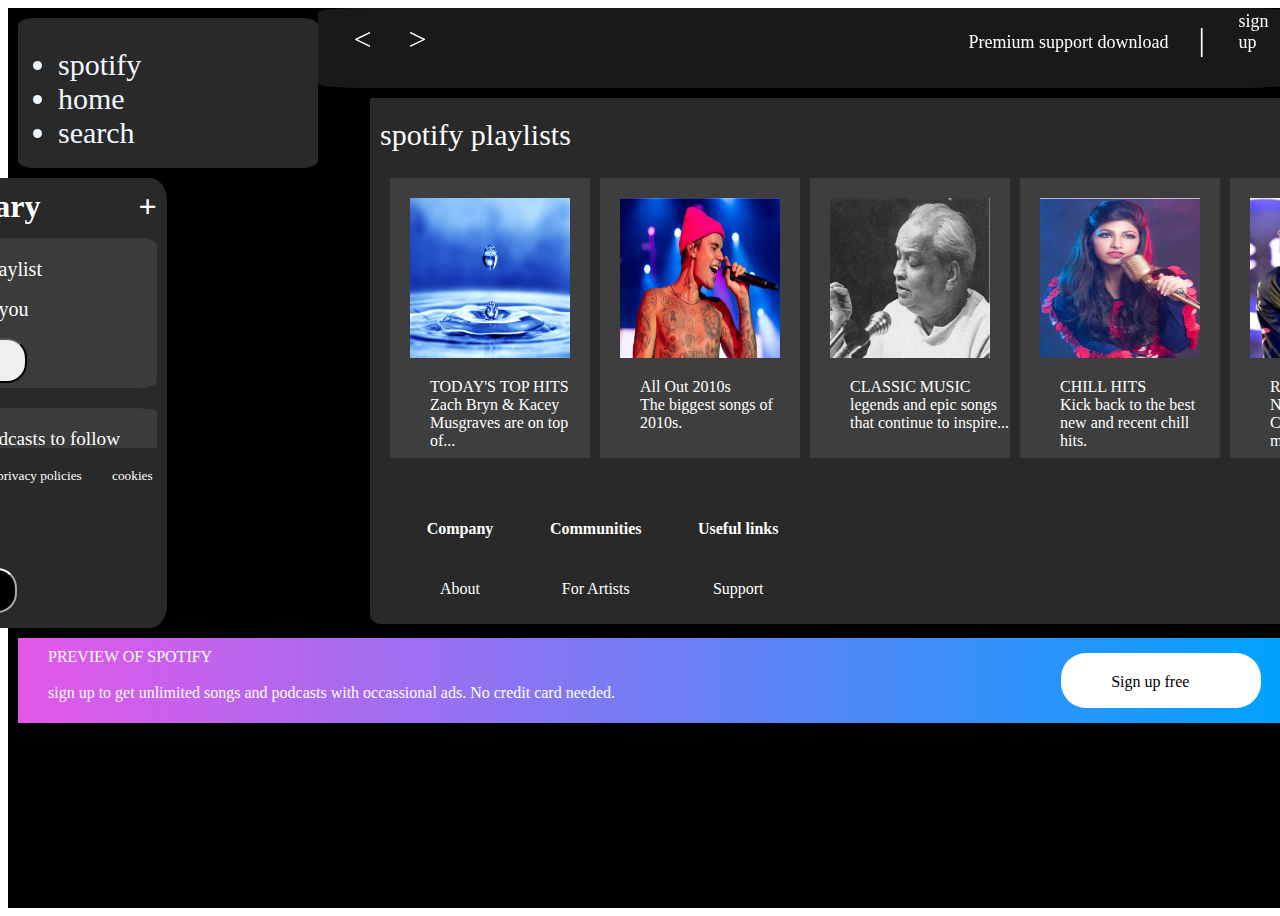
<file: index.html>
<!DOCTYPE html>
<html lang="en">
<head>
    <meta charset="UTF-8">
    <meta name="viewport" content="width=device-width, initial-scale=1.0">
 <title>spotify</title>
</head>
<body>
 <link href="spotify.css"type="text/css"rel="stylesheet">
    <div class="parent">
  <div class="child1">
          <ul> <li>spotify</li>
            <li>home</li>
            <li>search</li></ul>
        </div>
        <div class="child2"><h1>Your Library <span1>+</span1></h1>
            <div class="child2sub"><p1>Create your first playlist</p1><br>
           <p2>It's easy we'll help you</p2> <br>
        <button><bold>create playlist</bold></button></p1>
        <div class="child2sub2"><p3>Let's find some podcasts to follow</p3></div>
        </div>  
        <span2>legal</span2><span3>privacy center</span3><span4>privacy policies</span4><span5>cookies</span5><br>
            <span6>about ads</span6> <span7>accessibility</span7><br>
            <span8>cookies</span8><br>
            <button class="bt1">English</button>
        </div>
        <div class="child3"><p4>PREVIEW OF SPOTIFY<br>
            <br>
        sign up to get unlimited songs and podcasts with occassional ads. No credit card needed.</p4><br>
        <button4><p10>Sign up free</p10></button4>
     </div>
        <div class="child4">
            <span9> < </span9>
            <span10>></span10>
            <span11>Premium support download</span11>
            <span12>|</span12>
            <span13>sign up</span13>
            <button class="bt2">Log in</button>
        </div>
        <div class="child5">
            <span14>spotify playlists </span14>
            <span15 class="hov"><img src="images123/waterpicture.jpg"><p5>TODAY'S TOP HITS<br>
            Zach Bryn & Kacey Musgraves are on top of...</p5></span15>
            <span16 class="hov"><img src="images123/singer1.png"><p6>All Out 2010s<br>
                The biggest songs of 2010s.
            </p6></span16>
            <span17 class="hov"><img src="images123/singer2.png"><p7>CLASSIC MUSIC<br> 
                legends and epic songs that continue to inspire...</p7></span17>
            <span18 class="hov"><img src="images123/singer3.png"><p8>CHILL HITS<br>Kick back
             to the best new and recent chill hits.</p8></span18>
            <span19 class="hov"><img src="images123/singer4.png"><p9>RAP SONGS<br>New music from Doja Cat,Lil Tecca 
                and moneybag...</p9></span19>
            <div class="tbs">
            <table>
                <thead>
                <tr>
                    <th>Company</th>
                    <th>Communities</th>
                    <th>Useful links</th>
                </tr>
                </thead>
                <tbody>
                    <tr>
                    <td>About</td>
                    <td>For Artists</td>
                    <td>Support</td>
                </tr>
                <tr>
                    <td>Jobs</td>
                    <td>Developers</td>
                    <td>Free Mobile App</td>
                </tr>
                <tr>
                    <td>For the Record</td>
                    <td>Advertising</td>
                </tr>
                </tbody>
                </table>
            </div>
             </div>
         </div>
    </body>
</html>
</file>
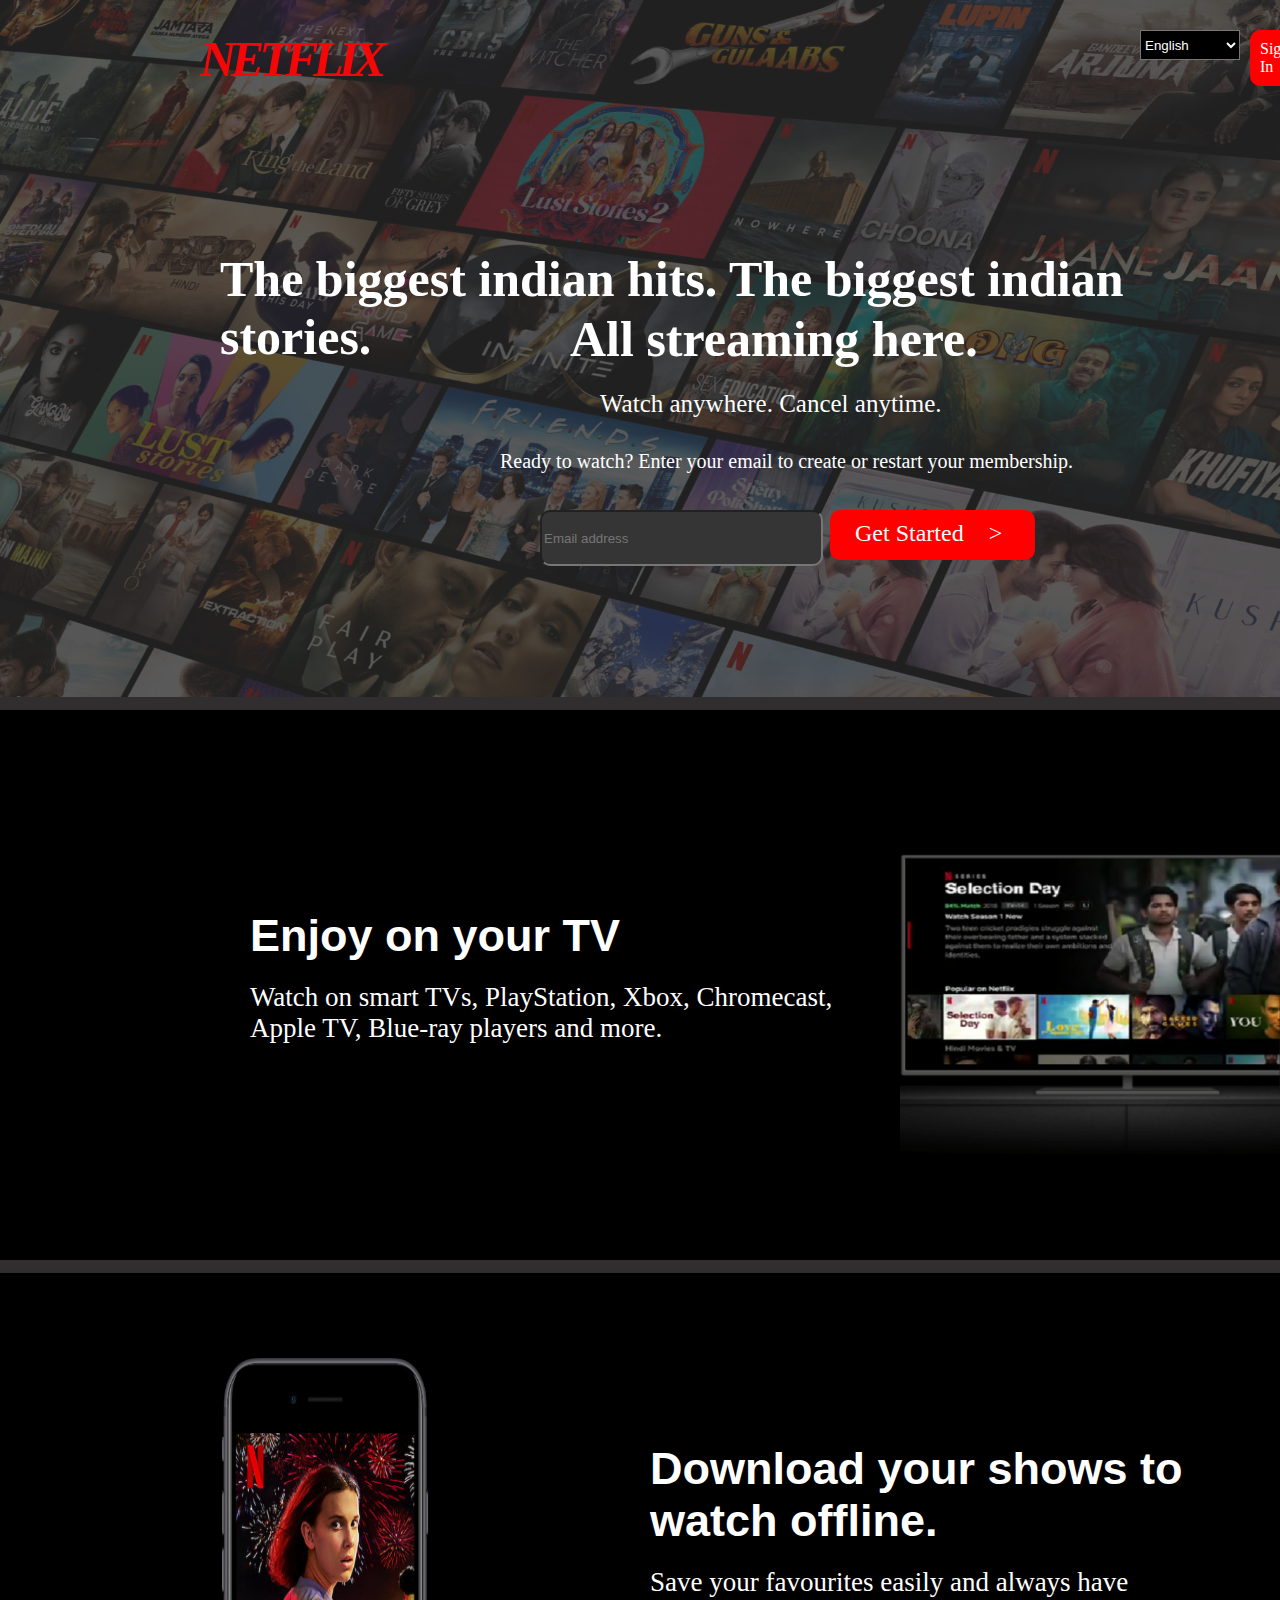
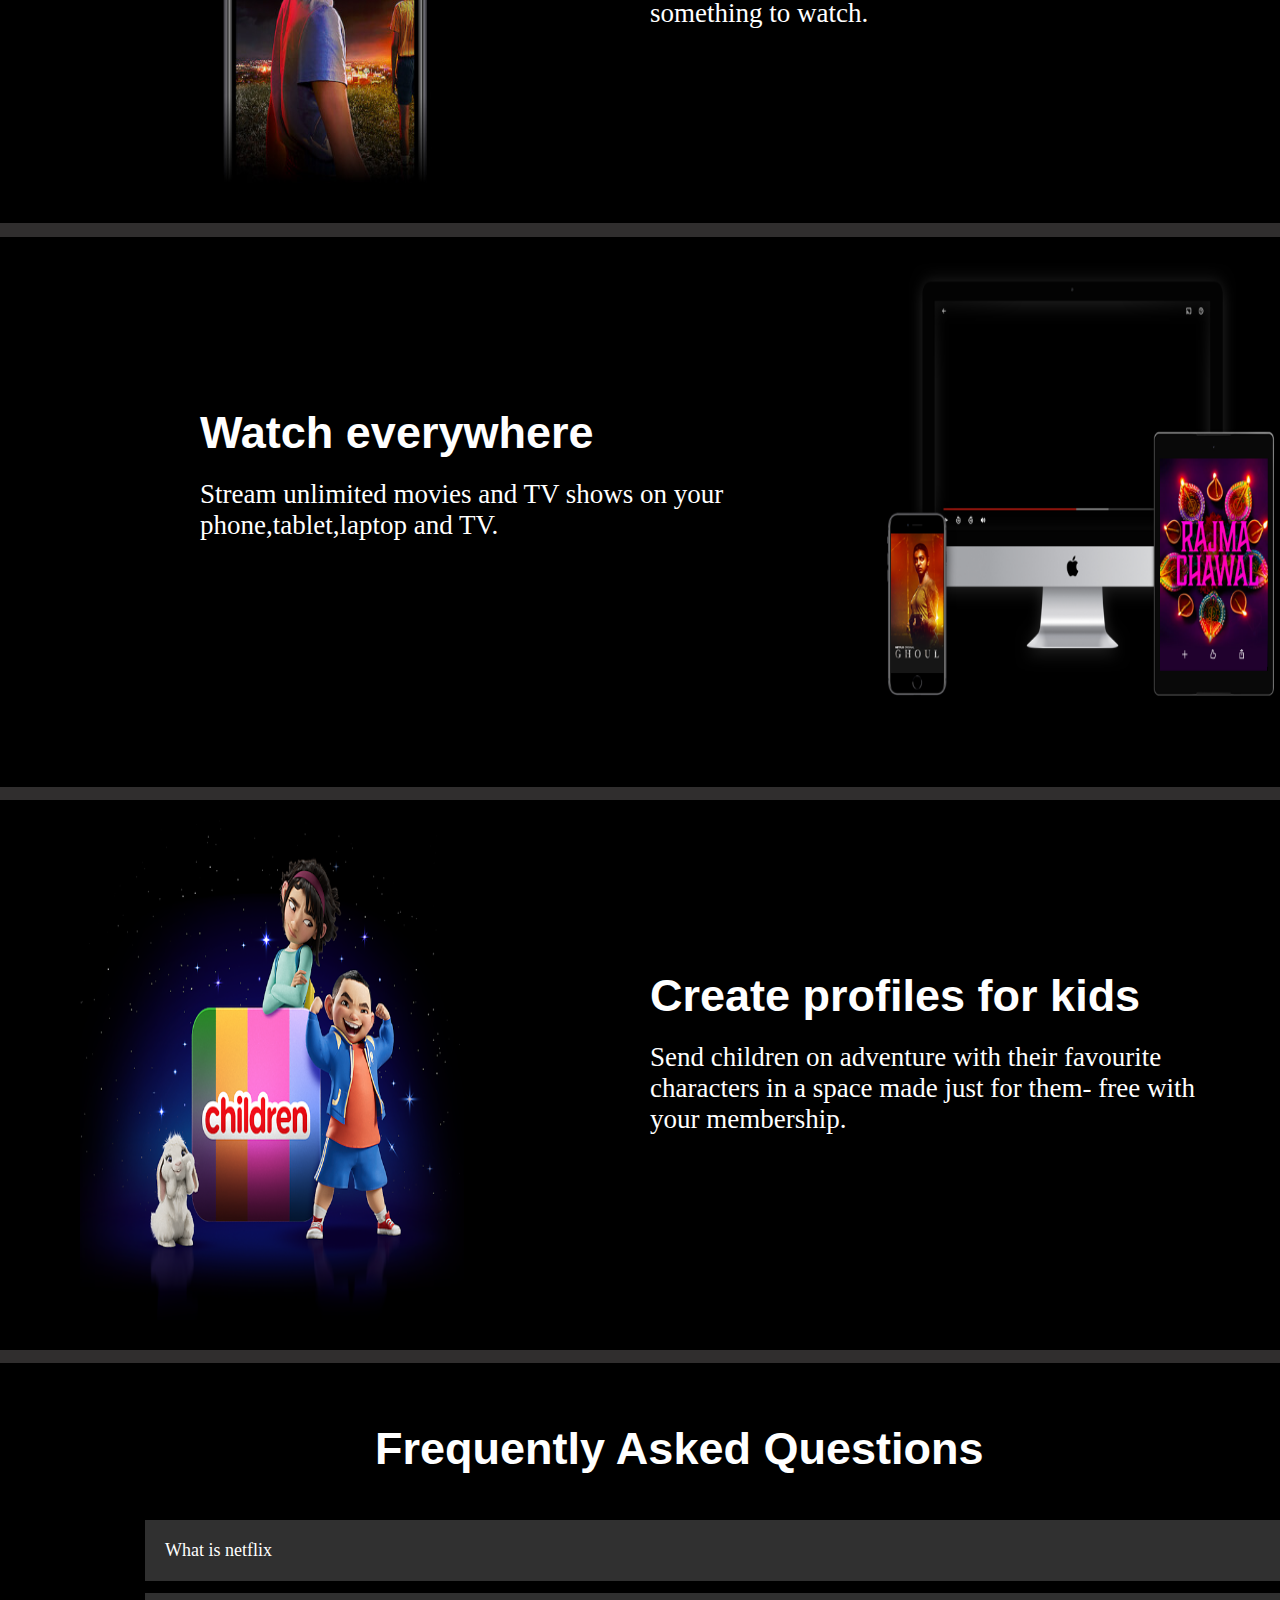
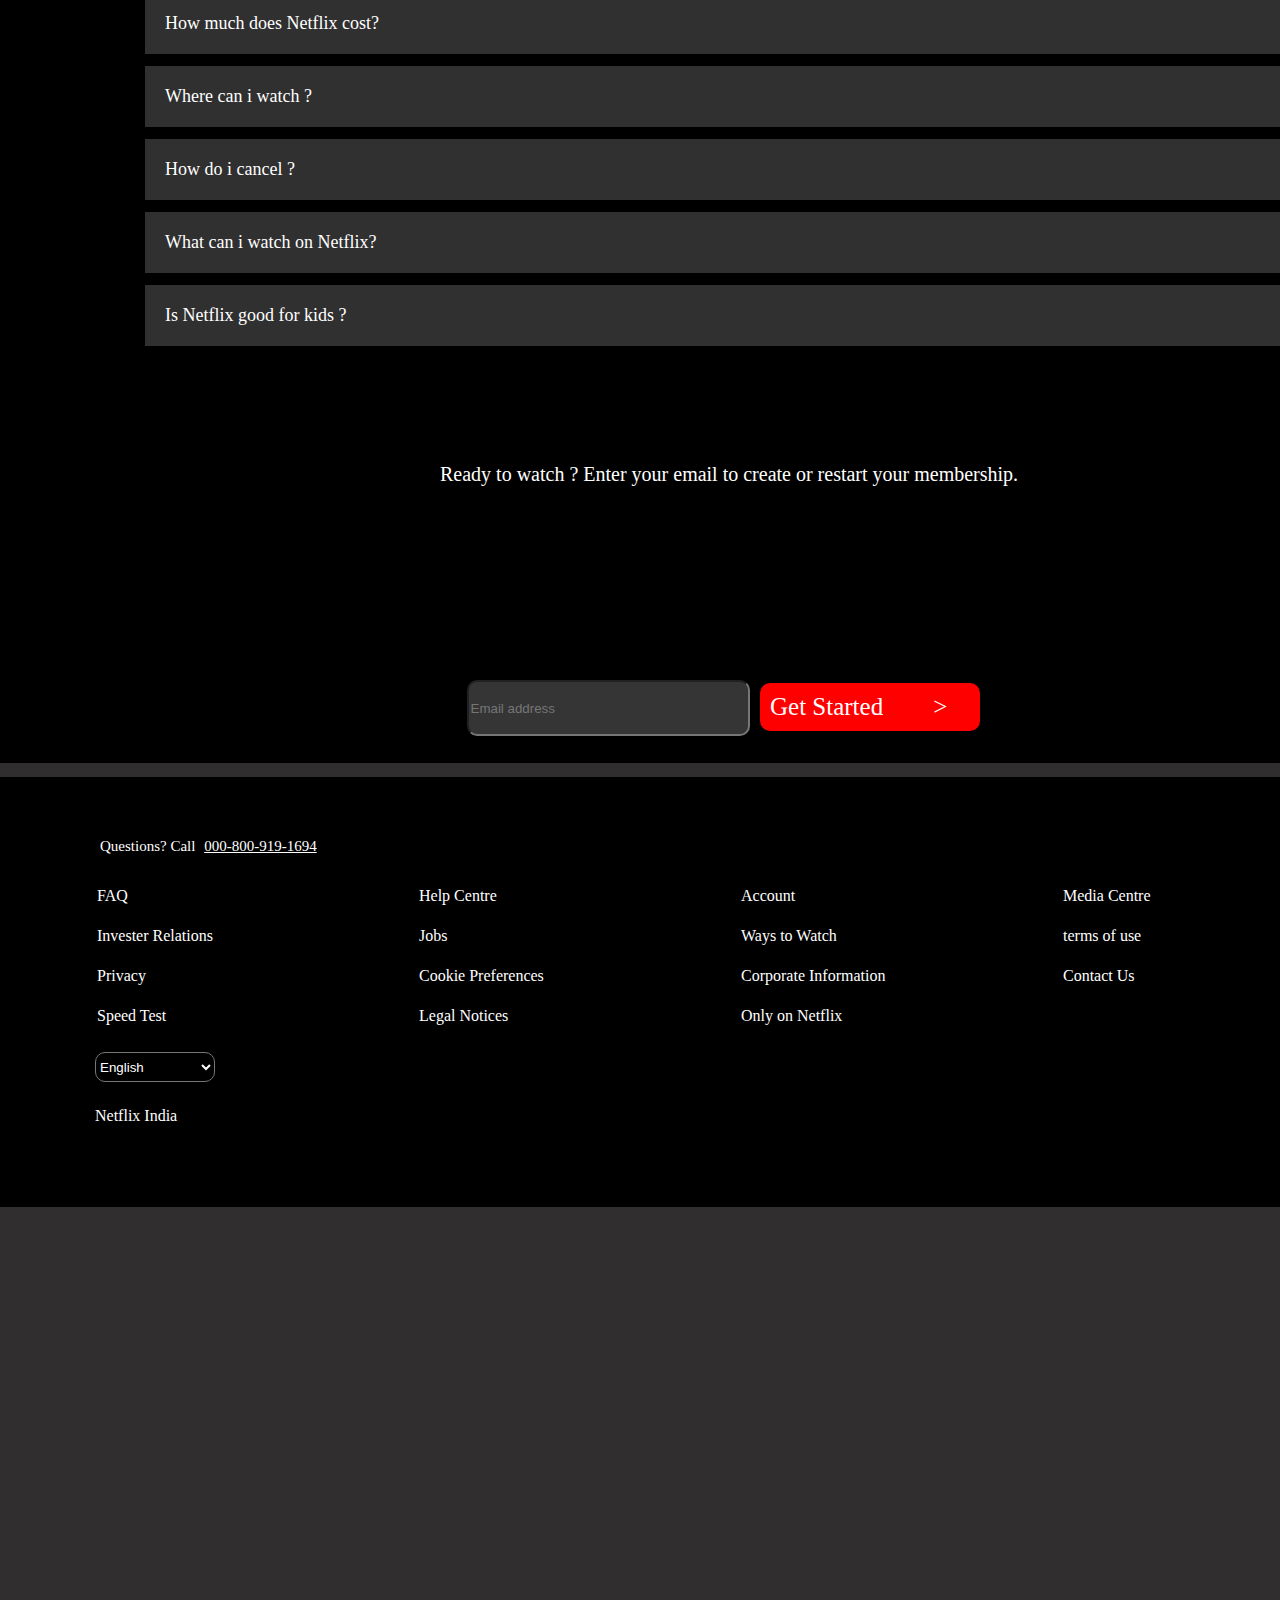
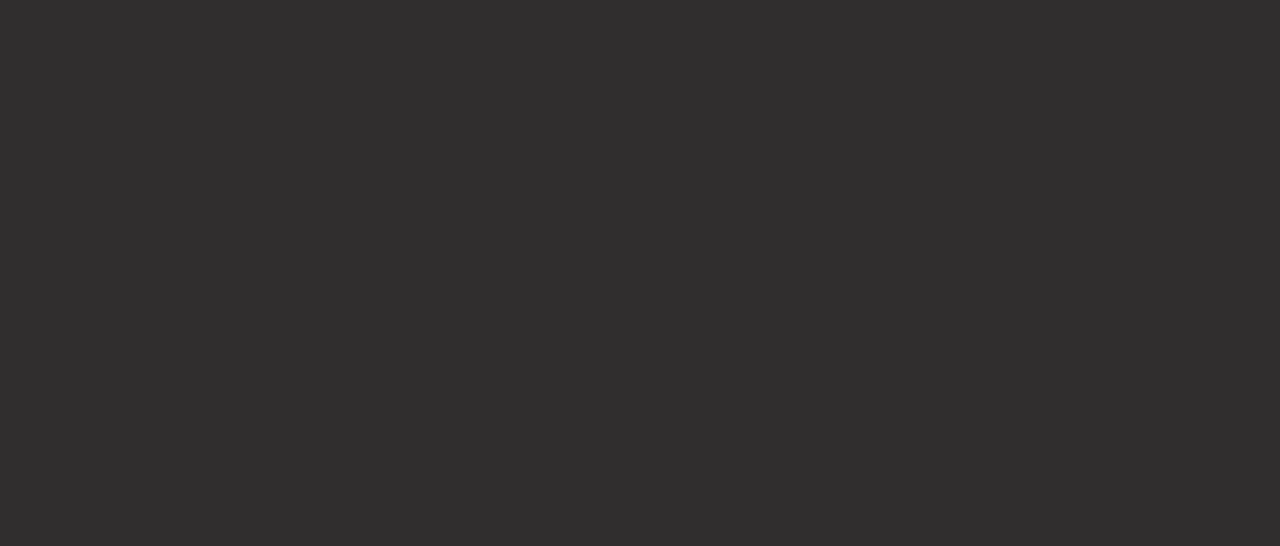
<file: netflix/index.html>
<!DOCTYPE html>
<html lang="en">
<head>
    <meta charset="UTF-8">
    <meta name="viewport" content="width=device-width, initial-scale=1.0">
    <title>Netflix.com</title>
</head>

<body>
    <link href="netflix.css"type="text/css"rel="stylesheet">
    <div class="parent">
        <div class="child1"><img src="netflixbgimg.jpg">
            <span1><strong>NETFLIX</strong></span1>
            <form>
            <select id="languages">
                <option value="Eng">English</option>
                <option value="Hin">Hindi</option>
           </select>
           </form>
           <button1>Sign In</button1>
           <p1><strong>The biggest indian hits. The biggest indian stories. </strong></p1><br>
            <p2><strong>All streaming here.</strong></p2>
            <p3>Watch anywhere. Cancel anytime.</p3>
            <p4>Ready to watch? Enter your email to create or restart your membership.</p4>
            <input type="text" placeholder="Email address">
            <button2><p5>Get Started</p5><p6>></p6> </button2>
 </div>
 <div class="child2"><p7>Enjoy on your TV</p7><br><p8>Watch on smart TVs, PlayStation, Xbox, Chromecast,<br>
     Apple TV, Blue-ray players and more.</p8>
     <div class="img1">
     <img src="neflixpic1.png" alt="tv">
     </div>
     
 </div>
<div class="child3"><p9>Download your shows to<br> watch offline.</p9><br>
    <p10>Save your favourites easily and always have <br>something to watch.</p10>
    <div class="img2">
        <img src="netflixbg2.jpg">
    </div>


</div>
<div class="child4"><p11>Watch everywhere</p11><br>
    <p12>Stream unlimited movies and TV shows on your<br> phone,tablet,laptop and TV.</p12>
    <div class="img3">
        <img src="netflixbgi3.png">
    </div>


</div>
<div class="child5"><p13>Create profiles for kids</p13><br><p14>Send children on adventure with their favourite<br>
     characters in a space made just for them- free with<br> your membership.</p14>
     <div class="img4">
        <img src="netimgkids.png">
     </div>

</div>
<div class="child6"><p15>Frequently Asked Questions</p15>
    <ul class="accordian">
        <li>
            <input type="radio" name="accordian" id="first">
            <label for="first">What is netflix</label>
            <div class="content">
                <p>Netflix is a streaming service that
                     offers a wide variety of award-winning TV shows,movies,anime,<br>
                     documentaries and more-on thousands of internet-connected devices.<br><br>
                     <br>
                    You can watch as much as you want,without a single add-all for one low monthly<br>
                     price.there's always something new to discover,and new TV shows and movies are added every<br>
                      week!</p>
            </div>
 </li>
 <li>
    <input type="radio" name="accordian" id="second">
    <label for="second">How much does Netflix cost?</label>
    <div class="content">
        <p>Watch Netflix on your smartphone,tablet,smart TV,laptop, or streaming device, all for one fixed<br>
             monthly fee.Plans range from rs 149 to rs 649 a month.No extra costs,no contracts.</p>
    </div>
</li>

<li>
    <input type="radio" name="accordian" id="third">
    <label for="third">Where can i watch ?</label>
    <div class="content">
        <p>Watch anywhere,anytime.Sign in with your Netflix account to watch instantly on the web at netflix.com<br>
             from your personal computer on any internet-connected device that offers the Netflix app,including smart TVs,<br>
            smartphones,tablets,streaming media playersand game consoles.</p>
    </div>
</li>

<li>
    <input type="radio" name="accordian" id="fourth">
    <label for="fourth">How do i cancel ?</label>
    <div class="content">
        <p>Netflix is flexible.There are no annoying contracts and no commitments.You can easily cancel your<br>
             account online in two clicks.There are no cancellation fees-start or stop your account anytime.</p>
    </div>
</li>

<li>
    <input type="radio" name="accordian" id="fifth">
    <label for="fifth">What can i  watch on Netflix?</label>
    <div class="content">
        <p>Netflix has an extensive library of feature films,documentaries,TVshows,anime,award-winning <br>
            Netflix originals.and more.Watch as much as you want,anytime you want.</p>
    </div>
</li>

<li>
    <input type="radio" name="accordian" id="sixth">
    <label for="sixth">Is Netflix good for kids ?</label>
    <div class="content">
        <p>The Netflix Kids experiences is included in your membership to give you parents control while kids enjoy <br>
            family-friendly TV shows and films in their space.<br>
        <br>
    Kids profiles come with PIN-protected parental controls that let you restrict the maturity rating of <br>
    the content kids can watch and block specific titles you dont want kids to see.</p>
    </div>
</li>
</ul>
<small>Ready to watch ? Enter your email to create or restart your membership.</small>
<span><input type="text" placeholder="Email address"></span>
 <button10><p20>Get Started</p20><p21>></p21></button10>




</div>

<div class="child7"><p16>Questions? Call </p16><p17><u>000-800-919-1694</u></p17>
    <table>
<tr>
    <td>FAQ</td>
    <td>Help Centre</td>
    <td>Account</td>
    <td>Media Centre</td>
</tr>
<tr>
    <td>Invester Relations</td>
    <td>Jobs</td>
    <td>Ways to Watch</td>
    <td>terms of use</td>


</tr>
<tr>
    <td>Privacy</td>
    <td>Cookie Preferences</td>
    <td>Corporate Information</td>
    <td>Contact Us</td>
    </tr>
    <tr>
        <td>Speed Test</td>
        <td>Legal Notices</td>
        <td>Only on Netflix</td>
        <td></td>





</tr>




    </table>
    <form>
        <select id="language">
            <option value="Eng">English</option>
            <option value="Hin">Hindi</option>
       </select>
       </form>
       <p18>Netflix India</p18>

    
</div>



















    </div>
    
</body>
</html>
</file>
<file: spotify.css>
.parent{
    background-color: black;
    display: flex;
    width: 100vw;
    height: 100vh; }
    .child1{
        background-color: rgb(42, 41, 41);
        display: flex;
        align-items: start;
        width: 340px;
        height: 150px;
        border-radius: 5%;
        margin-top:10px;
        margin-left: 10px;
        font-size: 30px;
        color: aliceblue;}
    .child2{
    position: absolute;
    right:1113px;
    background-color: rgb(42, 41, 41);
    width: 340px;
    height: 450px;
    margin-top: 170px;
    border-radius: 5%;
    color: white;}
.child2sub{
    background-color: rgb(60, 59, 59);
    width: 320px;
    height: 150px;
    border-radius: 5%;
    margin-left: 10px;
    position: absolute;
    top: 60px;}
h1{
    margin-left: 30px;
    margin-top: 10px;}
span1{
    color: white;
    margin-left: 90px;}
p1,p2{
    font-size: 20px;
   margin-left: 10px;}
 p1{
    position: absolute;
   top: 20px;}
p2{
    position: absolute;
    top: 60px;}
button{
    margin-left: 10px;
    position: absolute;
    top: 100px;
    width: 180px;
    padding: 10px;
    border-radius: 20px;
    font-size: large;}
    .child2sub2{
        background-color:rgb(60, 59, 59) ;
        width: 320px;
        height: 40px;
        position: absolute;
        top: 170px;
        border-top-left-radius: 9%;
        border-top-right-radius: 9%;}
        p3{
            margin-left: 20px;
            position: absolute;
            top: 20px;
            font-size: larger;}
        span2{
            position: absolute;
            top: 290px;
            margin-left: 10px;
            font-size: smaller;}
        span3{
            position: absolute;
            top: 290px;
            margin-left:60px;
        font-size: smaller;}
        span4{
            position: absolute;
            top: 290px;
            margin-left: 170px;
        font-size: smaller;}
        span5{
            position: absolute;
            top: 290px;
            margin-left: 285px;
        font-size: smaller;}
        span6{
                position: absolute;
                top: 320px;
                margin-left: 10px;
            font-size: smaller;}
                span7{
                    position: absolute;
                    top: 320px;
                    margin-left: 90px;
                font-size: smaller;}
                    span8{
                        position:absolute ;
                        top: 350px;
                        margin-left: 10px;
                    font-size: smaller;}
                    .bt1{
                        background-color: black;
                        color: white;
                        border-color: white;
                        position: absolute;
                        top: 390px;}
.child3{
    background-image: linear-gradient(to right,rgb(228,87,233),rgb(0, 162, 255));
    width: 94%;
    height: 25px;
    position: absolute;
    top: 638px;
    padding: 30px;
    margin-left:10px;
    color: white;}
    p4{
        position:absolute ;
        top: 10px;}
        button4{
            background-color: white;
            color: black;
            border-radius: 25px;
            position: absolute;
            right: 20px;
            top: 15px;
            padding: 20px;
            width: 160px;
        height: 15px;}
            
            p10{
             position: absolute;
                left: 50px; }
.child4{
    background-color: rgb(25, 25, 25);
    width:1018px;
    height: 10px;
    padding:35px ;
    position: relative;
    left: 350px;
    top: 10px;
    border-radius:5%;
    position: sticky;
    top: 5px;}
span9{
    color: white;
    font-size:xx-large;
    position: absolute;
    bottom: 30px;}
    span10{
        color: white;
        font-size: xx-large;
        position: absolute;
        bottom: 30px;
        left: 90px;}
        span11{
            color: white;
            font-size:large ;
            position: absolute;
            left: 650px;
            bottom: 35px;}
            span12{
                color: white;
                font-size: xx-large;
                position: absolute;
                left: 880px;
                bottom: 30px;}
                span13{
                    color: white;
                    font-size: large;
                    position: absolute;
                    left: 920px;
                    bottom: 35px;}
                 .bt2{
                        background-color:white;
                        color: black;
                        position: absolute;
                        left: 980px;
                        top: 8px;
                        height: 50px;
                        width: 90px;}
                .child5{
                      background-color:rgb(42, 41, 41) ;
                      position: absolute;
                      right: 300px;
                      top: 98px;
                      left: 370px;
                      padding: 243px;
                      height: 40px;
                      width: 600px;
                      overflow-y:scroll;
                      border-bottom-left-radius: 10px;
                      border-bottom-right-radius: 10px;}
                      
    span14{
        color: white;
        position: absolute;
        top: 20px;
        left: 10px;
        font-size: 30px;}
    span15{
         position: absolute;
        top: 80px;
        left: 20px;}
        p5{
            position: absolute;
            top: 200px; }
            .hov:hover{
                background-color:black;}
            img{
                padding: 30px;
                width: 160px;
                height: 160px;
                position: relative;
                right: 50px;
                bottom: 50px;}
                img:hover{
              
                    transform: scale(1.1);}
    span15,span16,span17,span18,span19{
        background-color: rgb(61, 62, 61);
        color: #fff;
        padding: 40px;
        height: 200px;
        width: 120px; }
 span16{
        position: absolute;
        top: 80px;
        left: 230px;}
        p6{
            position: absolute;
            top: 200px; }
    span17{
        position: absolute;
        top: 80px;
        left: 440px;}
    p7{
        position: absolute;
        top: 200px; }
    span18{
        position: absolute;
        top: 80px;
        left: 650px;}
    p8{
        position: absolute;
        top: 200px; }
    span19{
        position: absolute;
        top: 80px;
        left: 860px;}
        p9{
            position: absolute;
            top: 200px; }
    th,td{ position: relative;
        text-align: center;
        padding: 20px;
        color:#fff; }
    .tbs{
        position: absolute;
        left: 20px;
        top: 400px;}
</file>
<file: netflix/netflix.css>
.parent{
    background-color: rgb(48, 46, 46);
    display: flex;
    max-width: 100%;
    height: 594vh;
    overflow-x: hidden;}
* {margin: 0;}
img{
    width: 1470px;
    height: 697px;
    opacity: 0.3;}
span1{
    position: absolute;
    top: 30px;
    left: 200px;
    font-style: italic;
    font-size:50px;
    color: rgb(244, 7, 7);
    letter-spacing: -5px;}
#languages{
    background-color: black;
     position: absolute;
    top: 30px;
    left: 1140px;
    width: 100px;
    height: 30px;
    font-style: normal;
    color: white;
    }
    button1{
        background-color: red;
        color: white;
        position: absolute;
        top: 30px;
        left: 1250px;
        padding: 10px 10px 10px 10px;
        border-radius: 10px;}
        button1:hover{
            transition: 0.5s;
            background-color: brown; }
        p1{
            color: white;
            font-weight: 600;
            position: absolute;
            top: 250px;
            left: 220px;
            font-size: 50px}
        p2{
            color: white;
            font-weight: 600;
            position: absolute;
            top: 310px;
            left: 570px;
            font-size: 50px}
        p3{
            color: white;
            font-weight: 400;
            font-size: 25px;
            position: absolute;
            top: 390px;
            left: 600px;}
        p4{
            color: white;
            font-size: 20px;
            font-weight:300 ;
            position: absolute;
            top: 450px;
            left: 500px;
        }
        input{
            position: absolute;
            top: 510px;
            left: 540px;
            width: 275px;
            height: 50px;
            background-color: rgb(54, 53, 53);
            border-radius: 10px; }
        button2{
            background-color: red;
            color: white;
            position: absolute;
            top:510px ;
            left:830px ;
            width: 205px;
            height: 50px;
            border-radius: 10px;}
        button2:hover{
            transition: 0.5s;
            background-color: brown;}
        p5{
            position: relative;
            left: 25px;
            top: 10px;
            font-size: x-large; }
        p6{
            position: relative;
            left: 50px;
            top: 10px;
            font-size: x-large; }
        .child2{
            background-color:black;
            width: 1470px;
            height: 550px;
            position: absolute;
            top: 710px;}
        p7{
            color: white;
            font-size: 45px;
            font-weight: bolder;
            font-family: Verdana, Geneva, Tahoma, sans-serif ;
            position: relative;
            top: 200px;
            left: 250px;}
        p8{
            color: white;
            position: relative;
            top: 220px;
            left: 250px;
            font-size: 27px; }
        .img1 img{
            width: 450px;
            height: 300px;
            position: relative;
            left: 900px;
            top: 30px;
            opacity: 10; }
         .child3{
            background-color:black;
            width: 1470px;
            height: 550px;
            position: absolute;
            top: 1273px;}
        p9{color: white;
            font-size: 45px;
            position: relative;
            top: 170px;
            left: 650px;
            font-weight: 900;
            font-family: Verdana, Geneva, Tahoma, sans-serif; }
        p10{
            color: white;
            font-size: 27px;
            position: relative;
            top: 190px;
            left: 650px; }
        .img2 img{
          width: 450px;
          height: 500px;
          position: absolute;
          top: 10px;
          left: 100px;
          opacity: 5; }
        .child4{
            background-color:black;
            width: 1470px;
            height: 550px;
            position: absolute;
            top: 1837px; }
        p11{color: white;
            font-size: 45px;
            font-family: Verdana, Geneva, Tahoma, sans-serif;
            font-weight: 900;
            position: relative;
            top: 170px;
            left: 200px; }
        p12{color: white;
            font-size: 27px;
            position: relative;
            top: 190px;
            left: 200px;}
        .img3 img{
            width: 450px;
            height: 500px;
            position: absolute;
            left: 850px;
            bottom: 40px;
            opacity: 5; }
        .child5{
    background-color:black;
            width: 1470px;
            height: 550px;
            position: absolute;
            top: 2400px;}
p13{color: white;
    font-size: 45px;
    font-weight: 900;
    font-family: Verdana, Geneva, Tahoma, sans-serif;
    position: relative;
    top: 170px;
    left: 650px;}
p14{color: white;
    font-size: 27px;
    position: relative;
    top: 190px;
    left: 650px;}
.img4 img{
    width: 400px;
    height: 500px;
    position: absolute;
    bottom: 30px;
    left: 80px;
    opacity: 5;}
.child6{
    background-color: black;
            width: 1470px;
            height: 1000px;
            position: absolute;
            top: 2963px;}
p15{
    color: white;
    font-size: 45px;
    font-family: Verdana, Geneva, Tahoma, sans-serif;
    font-weight: 900;
    position: relative;
    top: 60px;
    left: 375px;}
.accordian{
margin:60px 100px;
margin-top: 100px;
max-width: 1200px;
color: white;}
.accordian li{list-style: none;
    width: 100%;
    padding:5px;}
.accordian li label{
    display: flex;
    align-items: center;
    padding: 20px;
    background-color: #303030;
    font-size: 18px;
    font-weight: 500;
    margin-bottom: 2px;
    cursor: pointer;
    position: relative;}
label::after{
    content: '+';
    font-size: 34px;
    position: absolute;
    right: 20px;
    transition: transform 0.5s;}
input[type="radio"]{
    display: none;}
.accordian .content{
    background: #303030;
    text-align: left;
    padding: 0 20px;
    max-height:0 ;
    overflow: hidden;
    transition: max-height 0.5s,padding 0.5s;}
.accordian input[type="radio"]:checked+label+.content{
    max-height: 600px;
    padding: 30px 20px;}
.accordian input[type="radio"]:checked+label::after{
    transform: rotate(135deg);}
.child6 small{
    color: white;
    position: relative;
    left: 440px;
    font-size: 20px;
    top: 50px;}
span{
    position: absolute;
    top: 407px;
    left: -5%;}
button10{
    background-color: red;
    position: absolute;
    left:760px ;
    top: 920px;
    border-radius: 10px;
    padding: 10px;
    width: 200px;}
button10:hover{
    transition: 0.5s;
    background-color: brown;}
p20{
    color: white;
    position: relative;
    font-size: 25px;}
p21{
    color: white;
    position: relative;
    left: 50px;
    font-size: 25px;}
.child7{
    background-color: black;
    width: 1470px;
    height: 430px;
    position: absolute;
    top: 3977px;}
p16{color: white;
    font-size: 15px;
    position: relative;
    top: 60px;
    left: 100px;}
    p17{color: white;
        font-size: 15px;
        position: relative;
        top: 60px;
        left: 105px;}
    td{
    color: white;
    text-align: left;
    padding: 10px;
    border-collapse: collapse;
    position: relative;
    top: 80px;
    left: 85px;
    width: 300px;
    height: 10px;
    }
#language{
    background-color: black;
    font-style: normal;
    color: white;
    width: 120px;
    height: 30px;
    position: relative;
    top: 95px;
    left: 95px;
    border-radius: 10px;}
p18{
    color: white;
    position: relative;
    top: 120px;
    left: 95px;}
</file>
